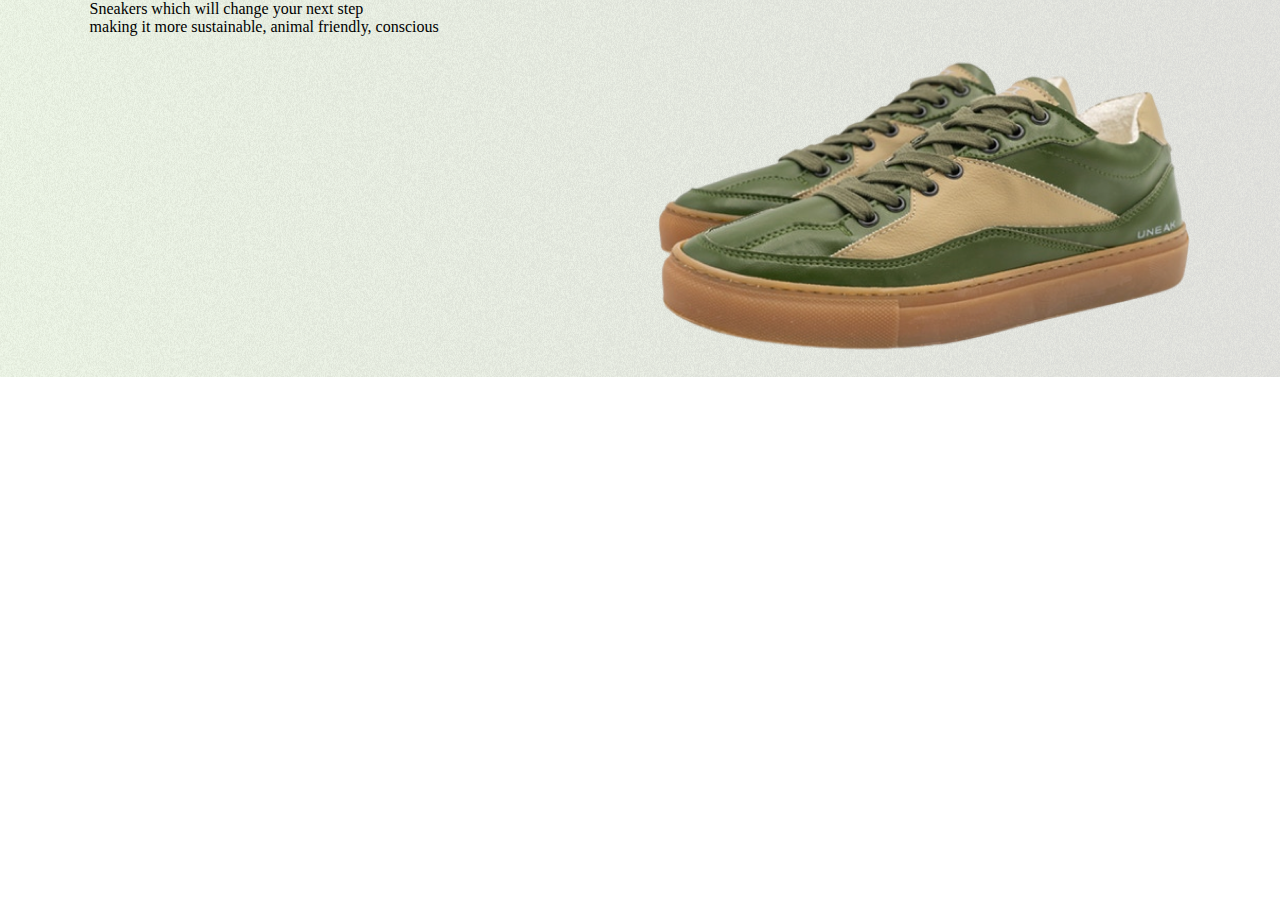
<file: index.html>
<!DOCTYPE html>
<html lang="en-US">

<head>
    <meta charset="utf-8">
    <meta name="viewport" content="width=device-width">
    <meta name="description" content="#">
    <title>UNEAK</title>
    <link rel="preconnect" href="https://fonts.googleapis.com">
    <link rel="preconnect" href="https://fonts.gstatic.com" crossorigin>
    <link href="https://fonts.googleapis.com/css2?family=Sintony:wght@400;700&family=Tomorrow&display=swap"
        rel="stylesheet">
    <link rel="stylesheet" type="text/css" href="style.css" />
</head>

<body>

    <section class="intro-section">
        <div class="intro-section__container">
            <p>Sneakers which will change your next step</p>
            <div class="intro-section__img">
                <figure>
                    <img src="./img/sneakers_intro.png" alt="UNEAK's green sneakers">
                </figure>
                <hr />
            </div>
            <p>
                making it more sustainable, animal friendly, conscious
            </p>
        </div>
    </section>

</body>

</html>
</file>
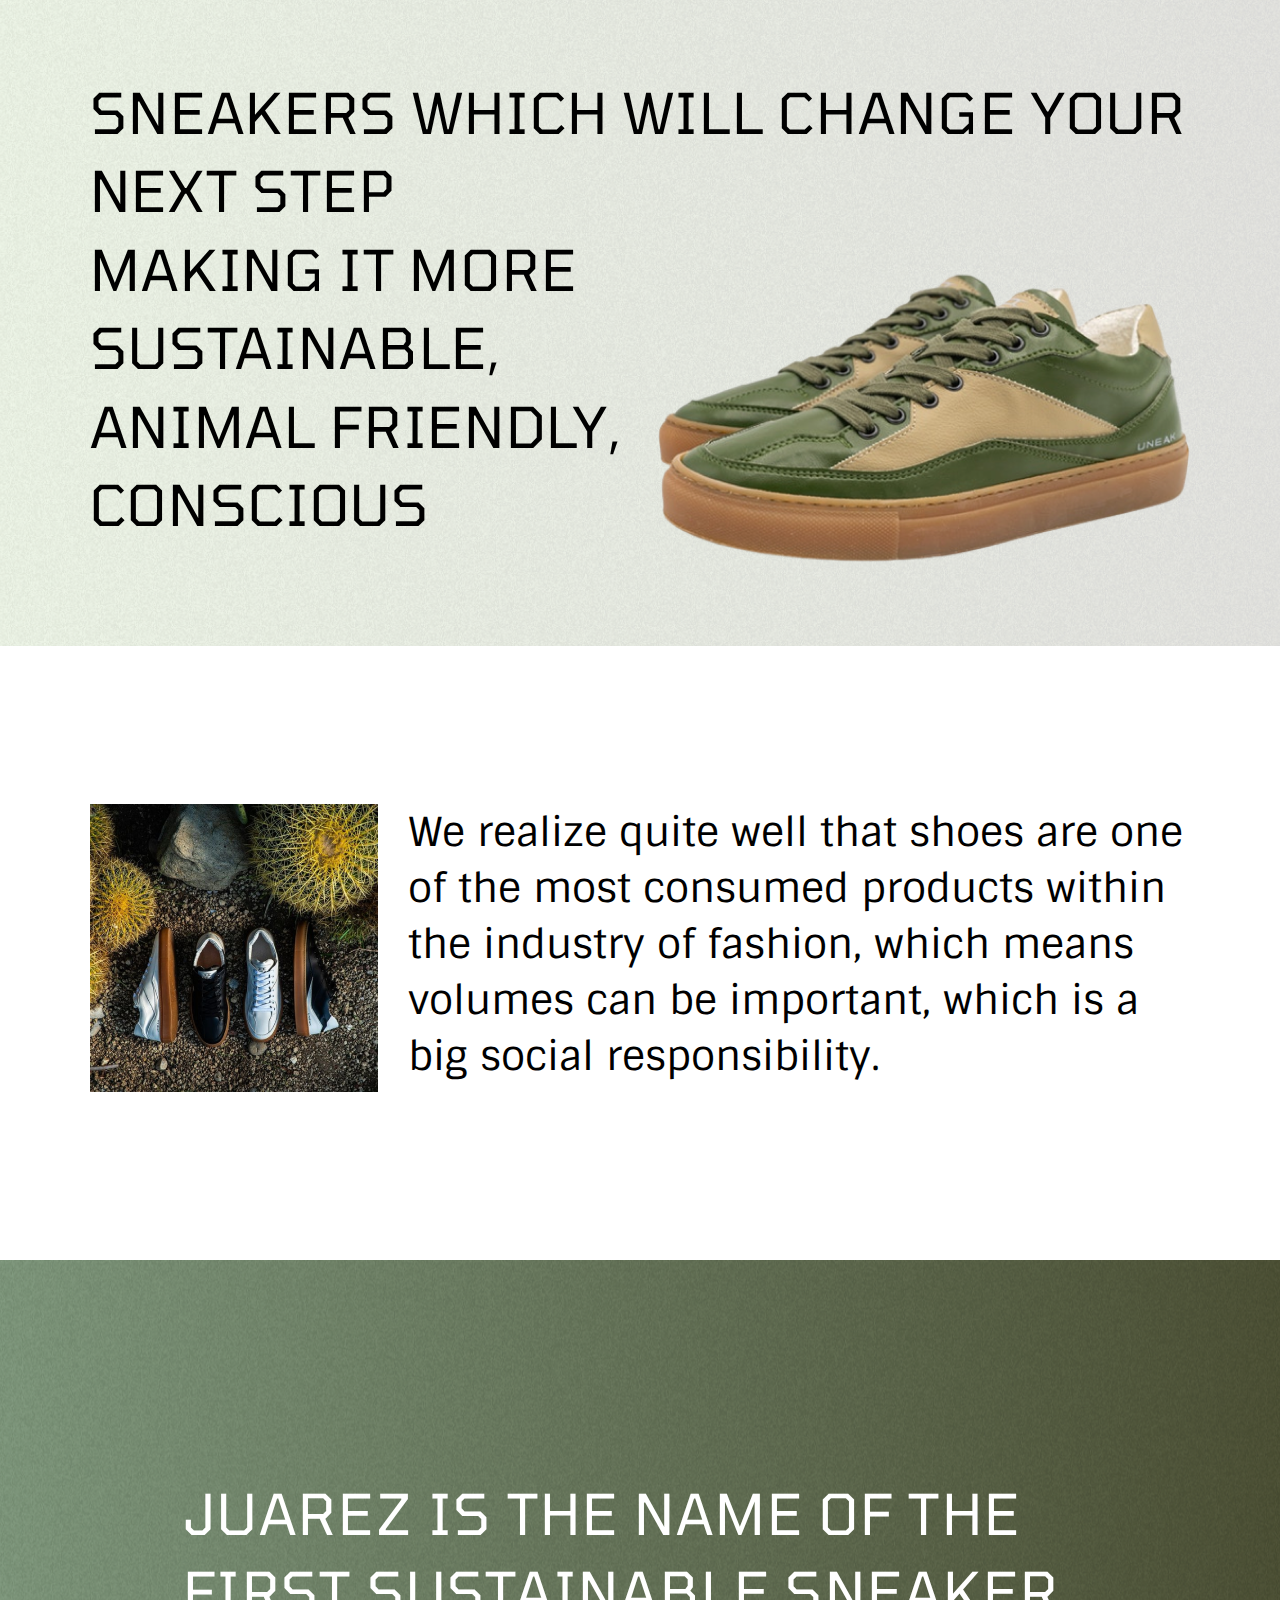
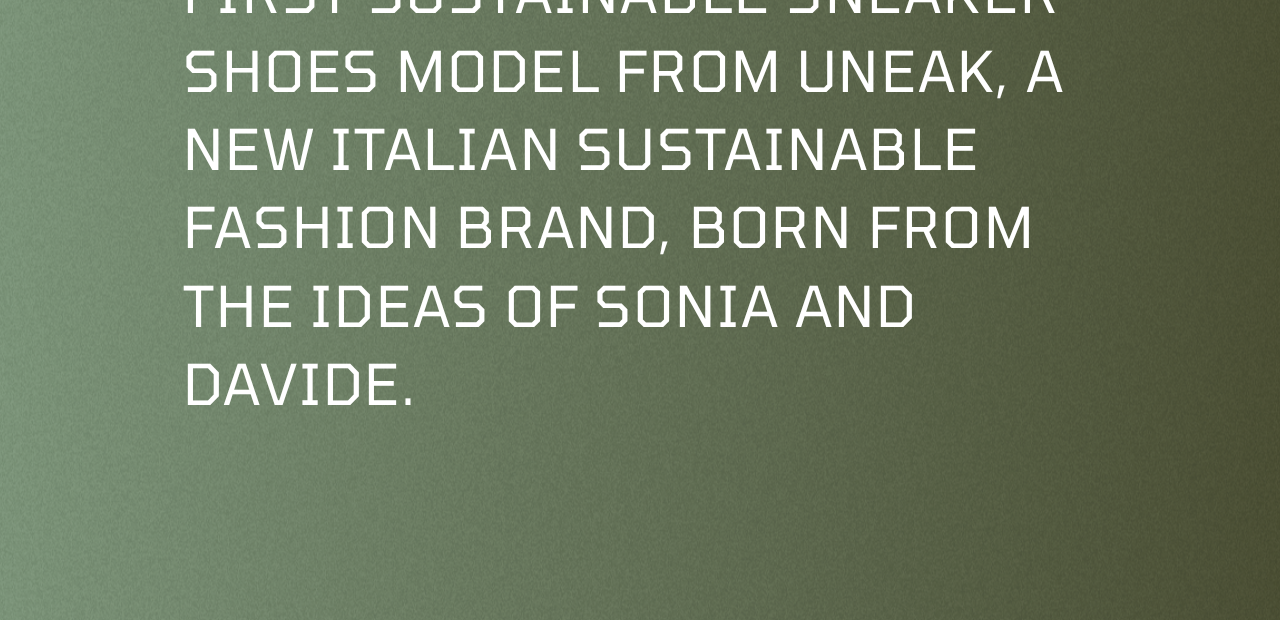
<file: index_2section.html>
<!DOCTYPE html>
<html lang="en-US">

<head>
    <meta charset="utf-8">
    <meta name="viewport" content="width=device-width">
    <meta name="description" content="#">
    <title>UNEAK</title>
    <link rel="preconnect" href="https://fonts.googleapis.com">
    <link rel="preconnect" href="https://fonts.gstatic.com" crossorigin>
    <link href="https://fonts.googleapis.com/css2?family=Sintony:wght@400;700&family=Tomorrow&display=swap"
        rel="stylesheet">
    <link rel="stylesheet" type="text/css" href="style_2section.css" />
</head>

<body>

    <section class="intro_section background">
        <div class="intro_section__container">
            <p class=>Sneakers which will change your next step</p>
            <div class="intro_section__img">
                <figure>
                    <img src="./img/sneakers_intro.png" alt="UNEAK's green sneakers">
                </figure>
                <hr />
            </div>
            <p class>
                making it more sustainable, animal friendly, conscious
            </p>
        </div>
    </section>

    <section class="about_1_section">
        <div class="about_1_section__container">
            <figure>
                <img src="./img/about_1.png" allt="Four shoes">
            </figure>
            <p>
                We realize quite well that shoes are one of the most consumed products within the industry of fashion,
                which means volumes can be important, which is a big social responsibility.
            </p>
        </div>
    </section>

    <section class="about_2_section background">
        <div class="about_2_section__container">
            <h2>Juarez is the name of the first sustainable sneaker shoes model from UNEAK, a
                new italian sustainable fashion brand, born from the ideas of Sonia and Davide.</h2>
        </div>
    </section>

    <!-- <section class="about_3_section">
        <div class="about_3_section__container">
            <img src="./img/white_sneakers.png" alt="white Juares sneakers">
            <h2>The Juarez sneaker model features certified sustainable materials</h2>
            <p>It’s produced completely in Italy, in a warm region where all workers live very close to the production
                site.
            </p>
        </div>
    </section> -->

</body>

</html>
</file>
<file: style.css>
* {
    box-sizing: border-box;
    padding: 0;
    margin: 0;
}

body {
    min-width: 320px;
    width: 100%;
}

.intro-section {
    background-image: url(./img/section_1_bg.png);
}

.intro-section__container {
    margin: 0 auto;
}

@media only screen and (max-width: 800px) {
    hr {
        width: 100vw;
        transform:translateX(-6.25vw);
        position: absolute;
        height: 0;
        border-top: 2px solid #484C32;
        bottom: 32%;
        z-index: -1;
    }
    
    .intro-section {
        padding-top: 6.25vw;
        padding-bottom: 9.375vw;
    }
    
    .intro-section__container {
        width: 87.5vw;
    }
    
    .intro-section__container p {
        font-family: 'Tomorrow';
        font-style: normal;
        font-weight: 400;
        font-size: 26px;
        line-height: 140%;
        letter-spacing: 0.03em;
        text-transform: uppercase;
        color: #000000;
    }
    
    .intro-section__img {
        position: relative;
    }
    
    .intro-section__container img {
        max-width: 100%;
        display: block;
        margin: 0 auto;  
    }

    
}

@media only screen and (min-width: 800px) {

    .intro-section__container {
        width: 86vw;
    }

    .intro-section__container {
        display: flow-root;
    }

    .intro-section__container p {
        display: inline;
    }

    .intro-section__container figure {
        float: right;
    }

    .intro-section__container hr {
        display: none;
    }
}
</file>
<file: style_2section.css>
* {
    box-sizing: border-box;
    padding: 0;
    margin: 0;
}

body {
    min-width: 320px;
    width: 100%;
}


h2 {
    text-decoration: none;

}

.background {
    background-size: cover;
    background-position: center center;
}

.intro_section {
    background-image: url(./img/section_1_bg.png);
}



@media only screen and (max-width: 800px) {

    hr {
        width: 100vw;
        transform: translateX(-6.25vw);
        position: absolute;
        height: 0;
        border-top: 2px solid #484C32;
        bottom: 32%;
        z-index: -1;
    }

    .intro_section {
        padding-top: 6.25vw;
        padding-bottom: 9.375vw;
    }

    .intro_section__container {
        margin: 0 auto;
        width: 87.5vw;
    }

    .intro_section__container p {
        font-family: 'Tomorrow';
        font-style: normal;
        font-weight: 400;
        font-size: 26px;
        line-height: 140%;
        letter-spacing: 0.03em;
        text-transform: uppercase;
        color: #000000;
    }

    .intro_section__img {
        position: relative;
        margin-bottom: 3.125vw;
    }

    .intro_section__container img {
        max-width: 100%;
        display: block;
        margin: 0 auto;
    }

    /* About 1   320+*/


    .about_1_section {
        padding-top: 15.625vw;
        padding-bottom: 15.625vw;
    }

    .about_1_section__container {
        width: 87.5vw;
        margin: 0 auto;
    }

    .about_1_section__container figure {
        margin-bottom: 6.25vw;
    }

    .about_1_section__container img {
        width: 100%;
        display: block;
        margin: 0 auto;


    }

    .about_1_section__container p {
        font-family: 'Sintony';
        font-style: normal;
        font-weight: 400;
        font-size: 20px;
        line-height: 140%;

        color: #000000;
    }

    /* About 2   320+ */

    .about_2_section {
        background-image: url(./img/section_3_bg.png);
        padding-top: 9.375vw;
        /* 30px */
        padding-bottom: 9.375vw;
    }

    .about_2_section__container {
        width: 87.5vw;
        margin: 0 auto;
    }

    .about_2_section__container h2 {
        font-family: 'Tomorrow';
        font-style: normal;
        font-weight: 400;
        font-size: 24px;
        line-height: 140%;
        letter-spacing: 0.04em;
        text-transform: uppercase;

        color: #FFFFFF;
    }

}



@media only screen and (min-width: 800px) {

    div[class $= "__container"] {
        max-width: 1240px;
        margin: 0 auto;
        width: 86%;
    }

    .intro_section {
        padding-top: 73px;
        padding-bottom: 57px;
        width: 100%;
        margin: 0 auto;
    }

    .intro_section__container {
        display: flow-root;
    }

    .intro_section__container p {
        font-family: 'Tomorrow';
        font-style: normal;
        font-weight: 400;
        font-size: 56px;
        line-height: 140%;

        letter-spacing: 0.03em;
        text-transform: uppercase;

        color: #000000;

    }

    .intro_section__img {
        float: right;
        shape-outside: polygon(300px 0px, 533px 0px, 533px 359px, 0px 359px, 0px 169px);
    }

    .intro_section__container hr {
        display: none;
    }

    /* About 1   800+*/

    .about_1_section {
        padding-top: 158px;
        padding-bottom: 164px;
    }

    .about_1_section__container figure {
        float: left;
        margin-right: 30px;
    }

    .about_1_section__container {
        display: flow-root;
    }

    .about_1_section__container p {
        font-family: 'Sintony';
        font-style: normal;
        font-weight: 400;
        font-size: 40px;
        line-height: 140%;

        color: #000000;
    }

    /* About 2   800+*/

    .about_2_section {
        background-image: url(./img/section_3_bg.png);
        padding-top: 214px;
        padding-bottom: 197px;
    }

    .about_2_section__container h2 {
        font-family: 'Tomorrow';
        font-style: normal;
        font-weight: 400;
        font-size: 56px;
        line-height: 140%;
        letter-spacing: 0.04em;
        text-transform: uppercase;

        color: #FFFFFF;

        width: 83%;
        margin: 0 auto;
    }
}
</file>
